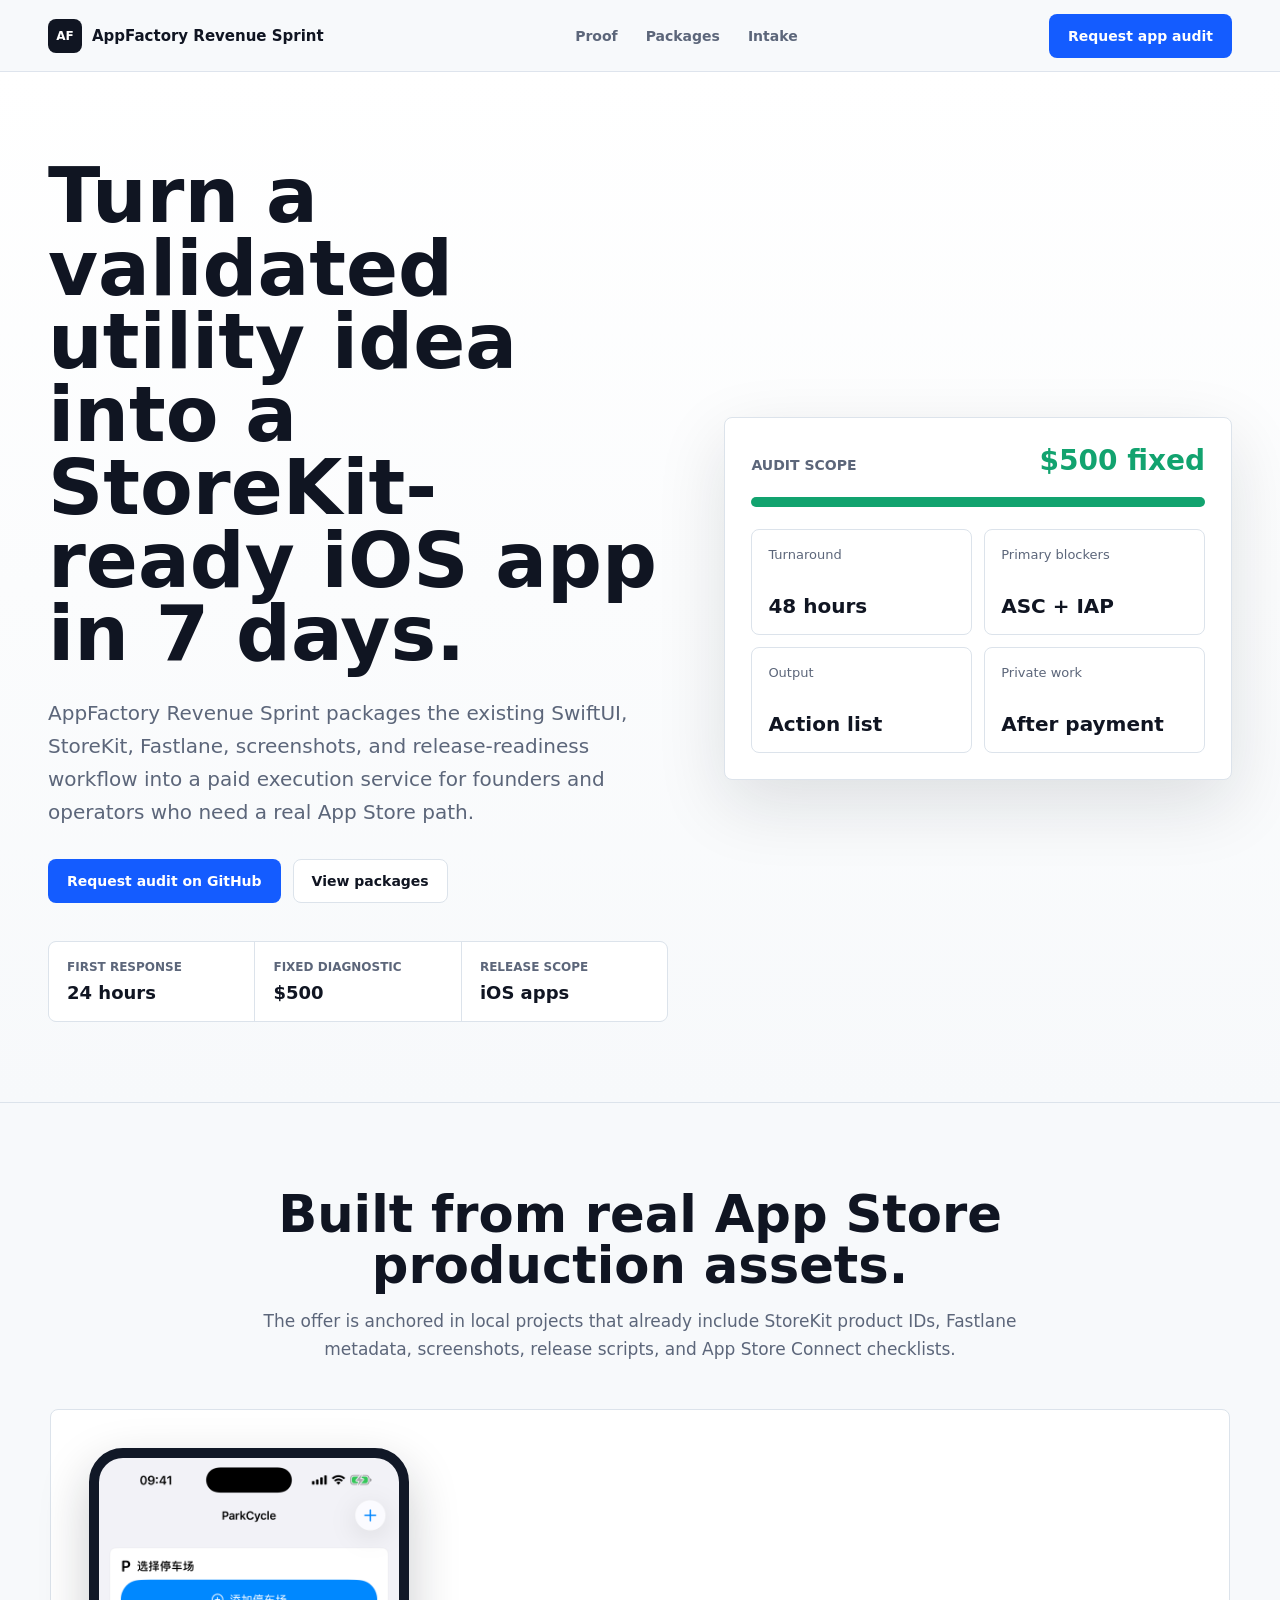
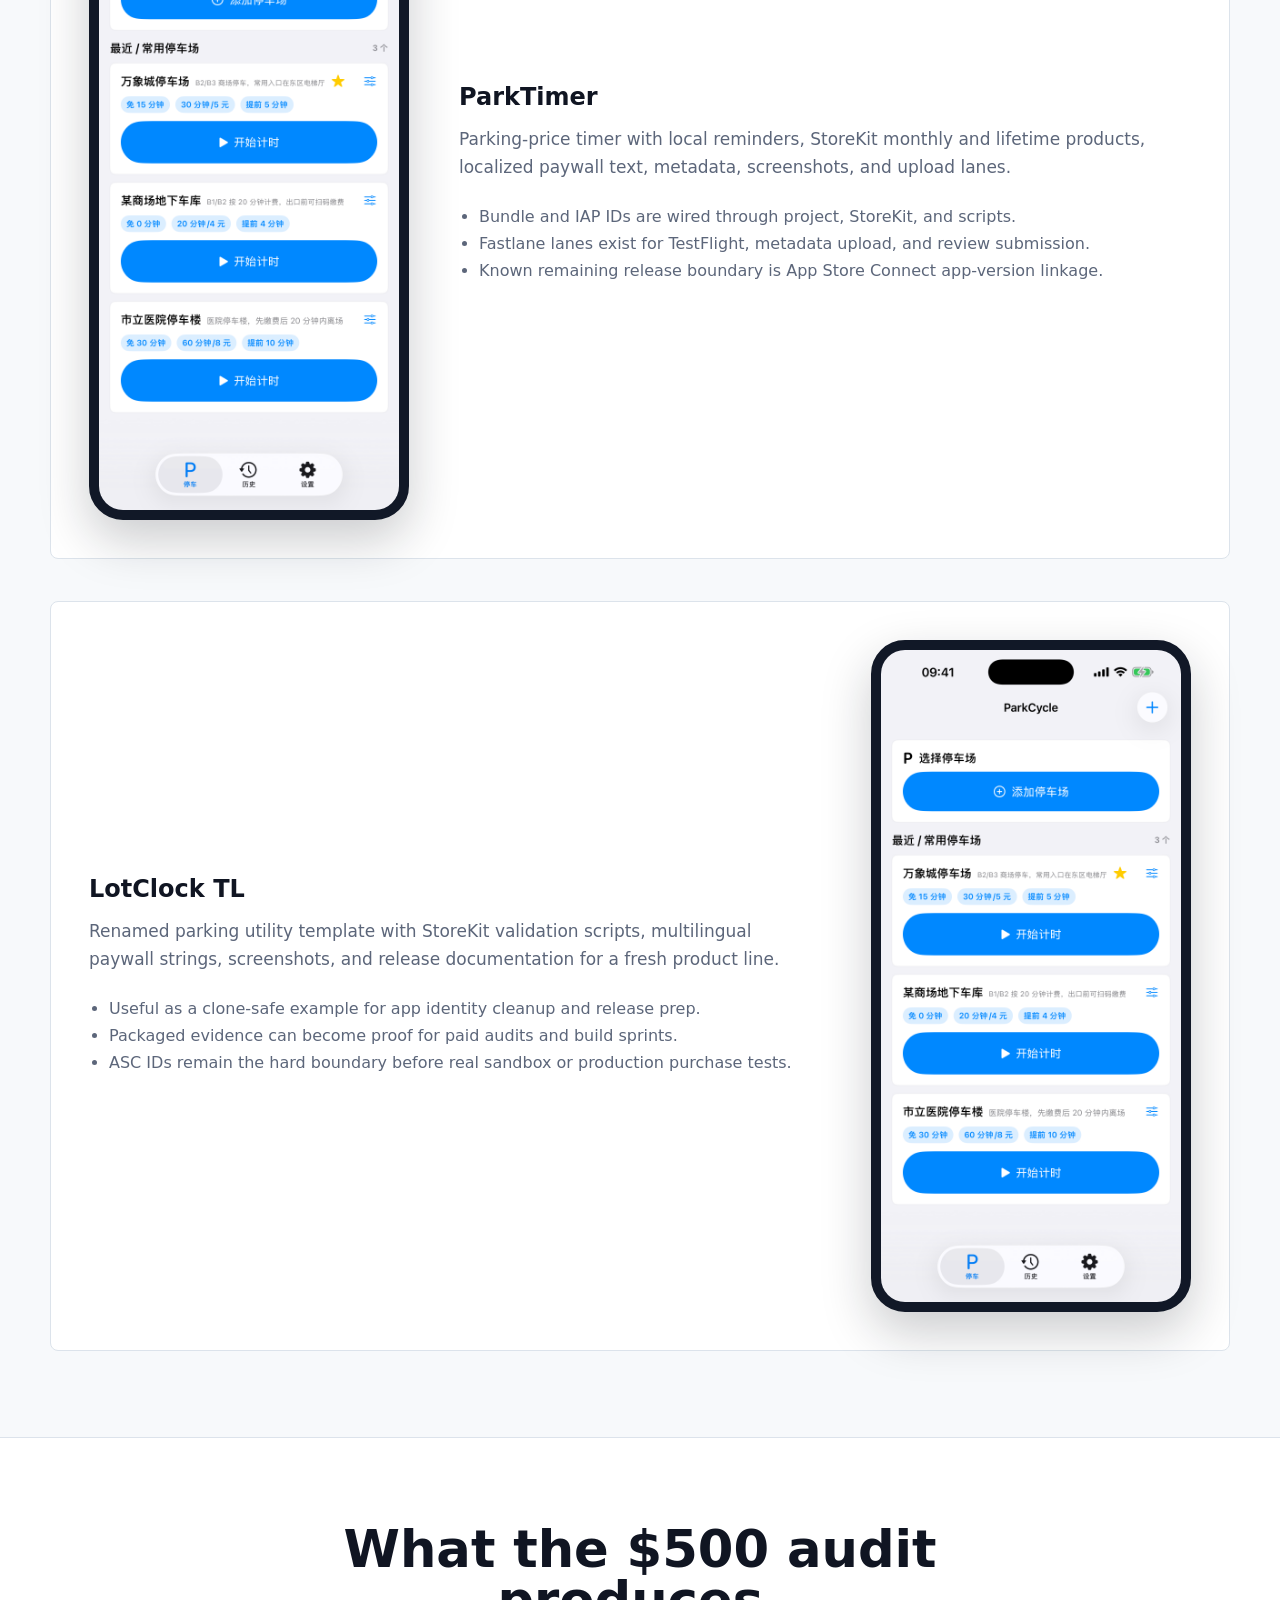
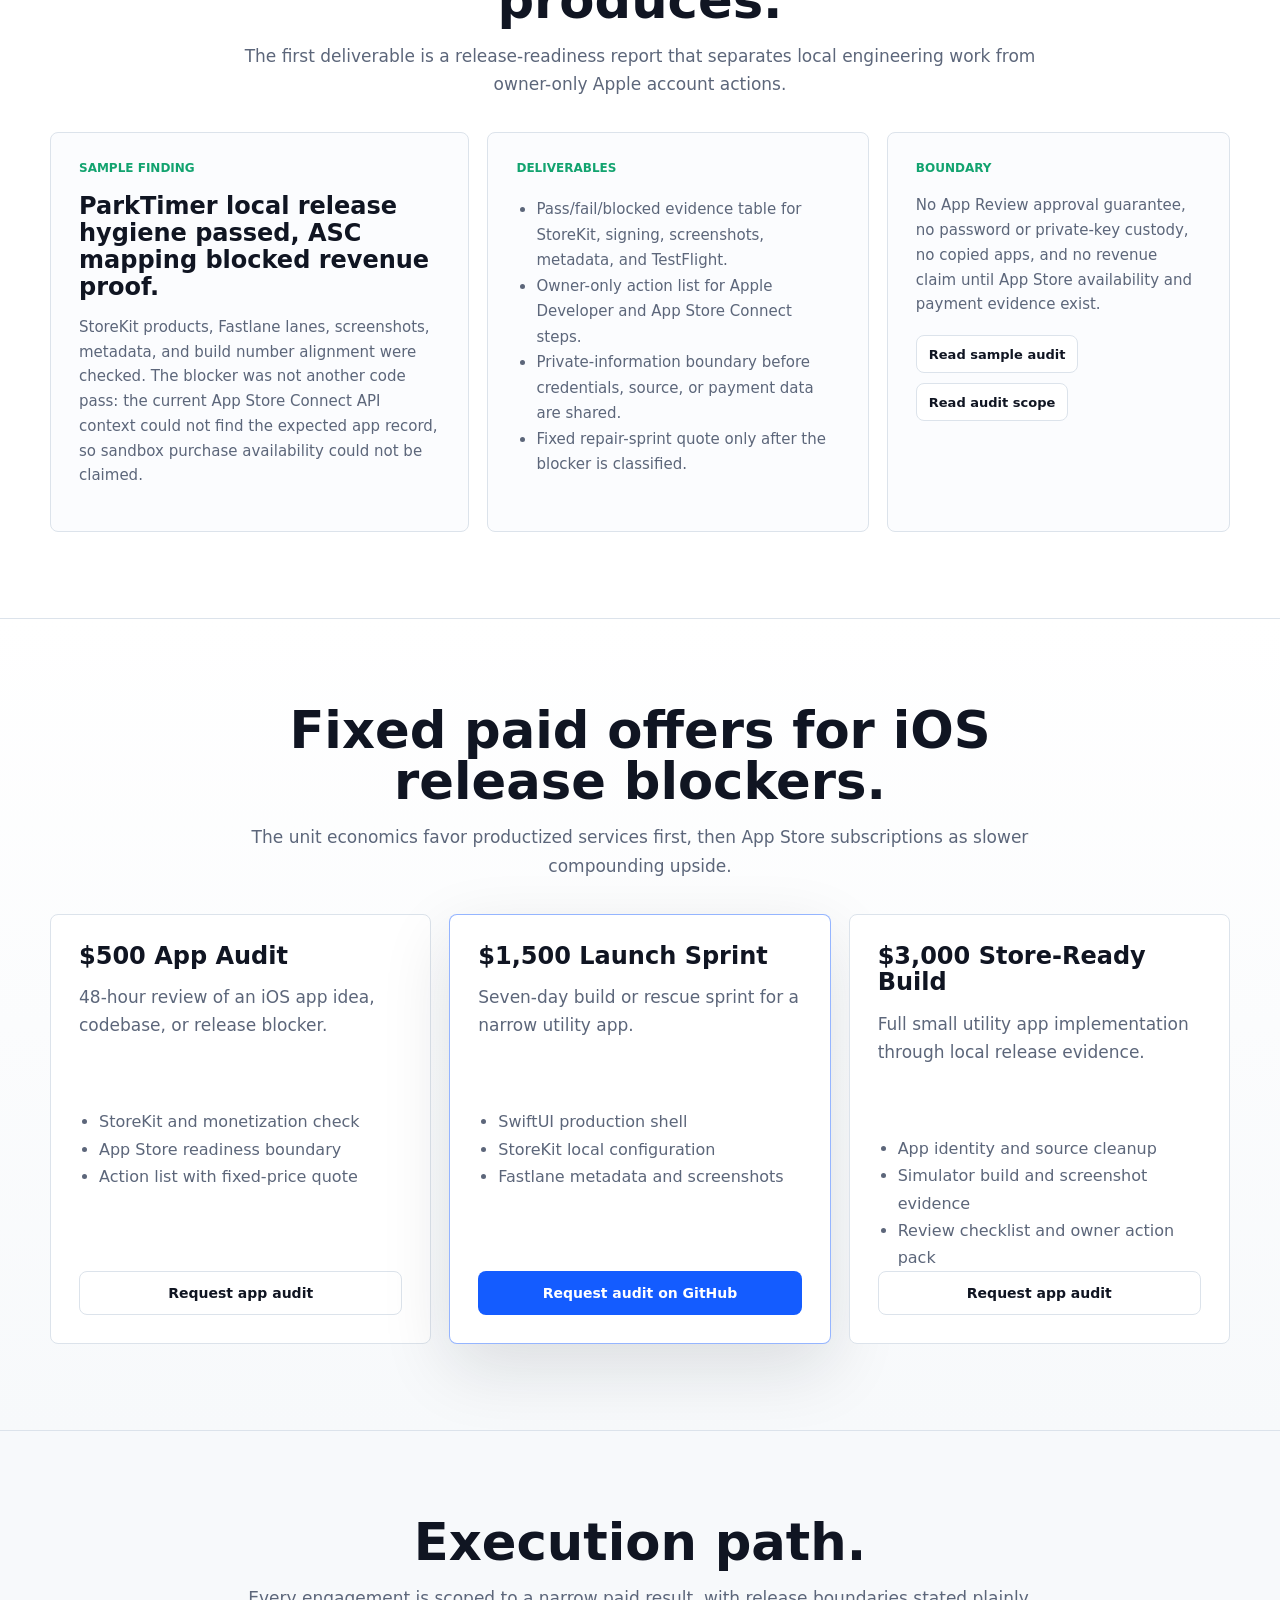
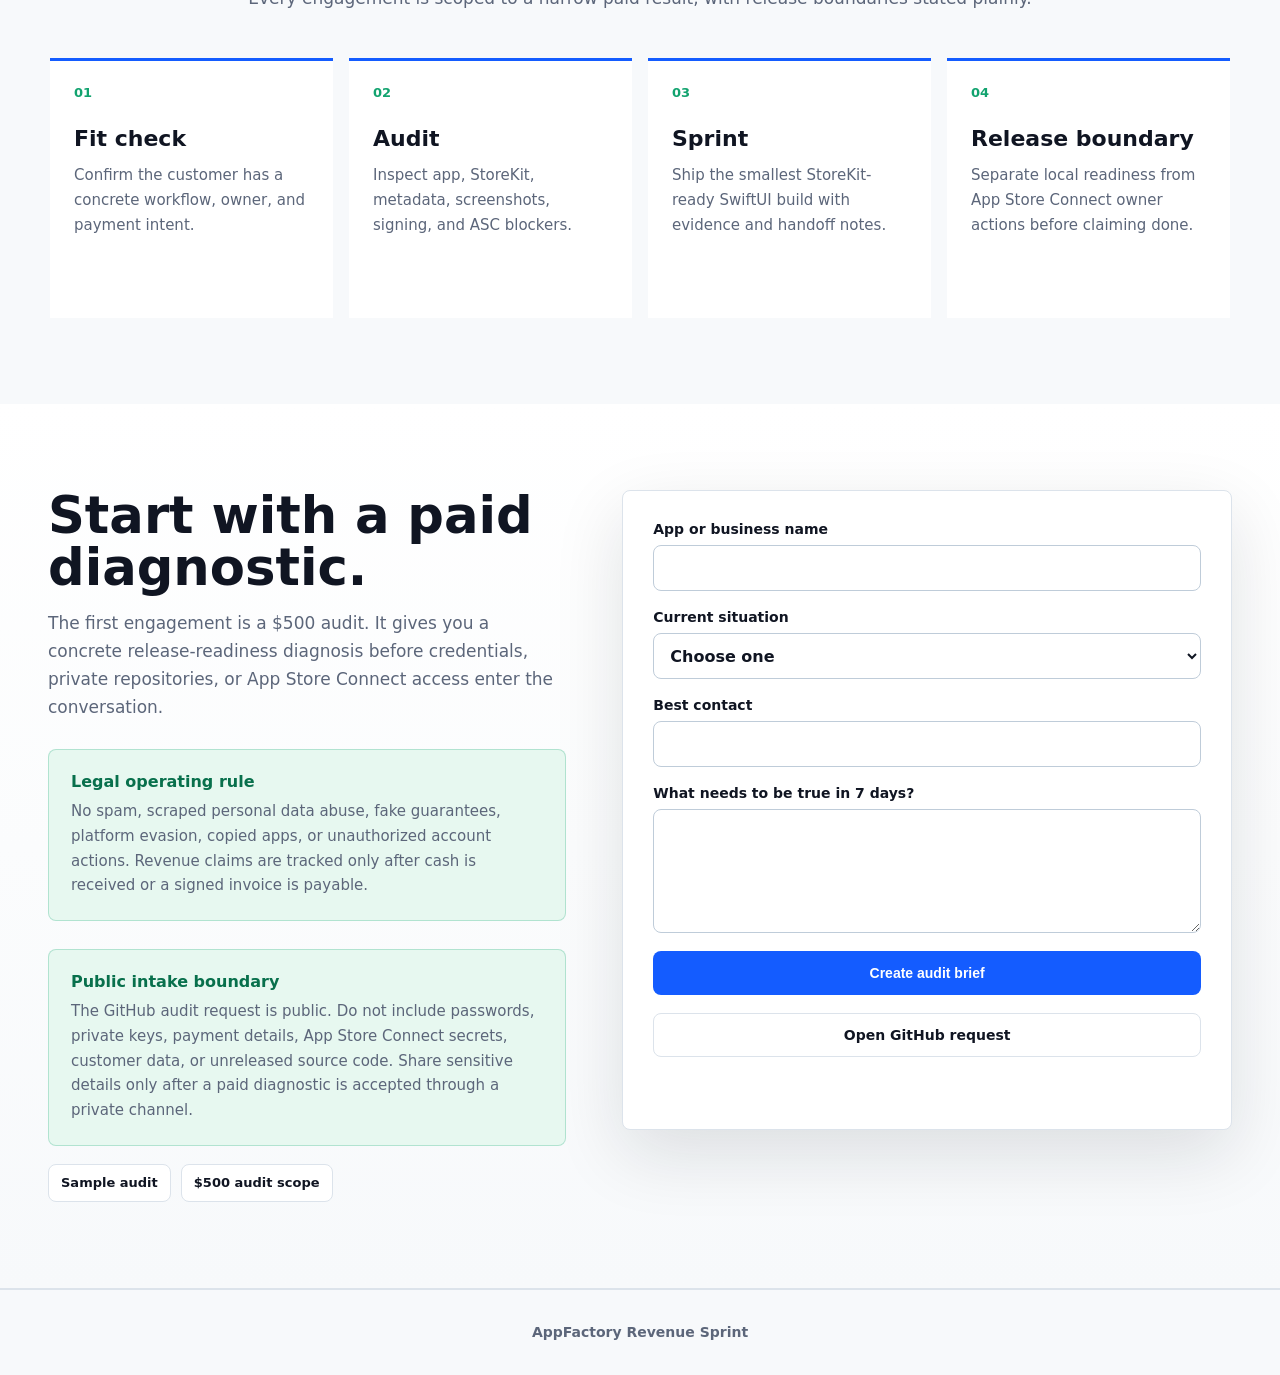
<file: index.html>
<!doctype html>
<html lang="en">
  <head>
    <meta charset="utf-8">
    <meta name="viewport" content="width=device-width, initial-scale=1">
    <title>AppFactory Revenue Sprint</title>
    <meta
      name="description"
      content="A productized iOS launch sprint for founders and local operators who need a StoreKit-ready SwiftUI app shipped fast."
    >
    <link rel="canonical" href="https://zhongqiangdeng42-dot.github.io/appfactory-revenue-sprint/">
    <meta name="robots" content="index,follow">
    <meta name="theme-color" content="#145cff">
    <meta property="og:type" content="website">
    <meta property="og:title" content="AppFactory Revenue Sprint">
    <meta property="og:description" content="A productized SwiftUI, StoreKit, TestFlight, and App Store Connect release-readiness audit and launch sprint.">
    <meta property="og:url" content="https://zhongqiangdeng42-dot.github.io/appfactory-revenue-sprint/">
    <meta property="og:image" content="https://zhongqiangdeng42-dot.github.io/appfactory-revenue-sprint/assets/parktimer-iphone.png">
    <meta name="twitter:card" content="summary_large_image">
    <meta name="twitter:title" content="AppFactory Revenue Sprint">
    <meta name="twitter:description" content="Fixed iOS release-readiness audits for SwiftUI, StoreKit, TestFlight, and App Store Connect blockers.">
    <script type="application/ld+json">
      {
        "@context": "https://schema.org",
        "@type": "ProfessionalService",
        "name": "AppFactory Revenue Sprint",
        "url": "https://zhongqiangdeng42-dot.github.io/appfactory-revenue-sprint/",
        "description": "Productized iOS release-readiness audits and launch sprints for SwiftUI, StoreKit, TestFlight, and App Store Connect blockers.",
        "areaServed": "Worldwide",
        "offers": [
          {
            "@type": "Offer",
            "name": "App Audit",
            "price": "500",
            "priceCurrency": "USD"
          },
          {
            "@type": "Offer",
            "name": "Launch Sprint",
            "price": "1500",
            "priceCurrency": "USD"
          },
          {
            "@type": "Offer",
            "name": "Store-Ready Build",
            "price": "3000",
            "priceCurrency": "USD"
          }
        ]
      }
    </script>
    <link rel="stylesheet" href="styles.css">
  </head>
  <body>
    <header class="site-header">
      <a class="brand" href="#top" aria-label="AppFactory Revenue Sprint home">
        <span class="brand-mark">AF</span>
        <span>AppFactory Revenue Sprint</span>
      </a>
      <nav aria-label="Primary navigation">
        <a href="#proof">Proof</a>
        <a href="#packages">Packages</a>
        <a href="#intake">Intake</a>
      </nav>
      <a class="nav-action" href="https://github.com/zhongqiangdeng42-dot/appfactory-revenue-sprint/issues/new?template=audit_request.yml">Request app audit</a>
    </header>

    <main id="top">
      <section class="hero section-band">
        <div class="hero-copy">
          <h1>Turn a validated utility idea into a StoreKit-ready iOS app in 7 days.</h1>
          <p>
            AppFactory Revenue Sprint packages the existing SwiftUI, StoreKit, Fastlane,
            screenshots, and release-readiness workflow into a paid execution service for
            founders and operators who need a real App Store path.
          </p>
          <div class="hero-actions">
            <a class="button primary" href="https://github.com/zhongqiangdeng42-dot/appfactory-revenue-sprint/issues/new?template=audit_request.yml">Request audit on GitHub</a>
            <a class="button secondary" href="#packages">View packages</a>
          </div>
          <dl class="hero-metrics" aria-label="Operating targets">
            <div>
              <dt>First response</dt>
              <dd>24 hours</dd>
            </div>
            <div>
              <dt>Fixed diagnostic</dt>
              <dd>$500</dd>
            </div>
            <div>
              <dt>Release scope</dt>
              <dd>iOS apps</dd>
            </div>
          </dl>
        </div>
        <div class="hero-panel" aria-label="Audit scope summary">
          <div class="tracker-header">
            <p>Audit scope</p>
            <strong>$500 fixed</strong>
          </div>
          <div class="progress" aria-label="Fixed audit scope indicator">
            <span style="width: 100%"></span>
          </div>
          <div class="tracker-grid">
            <div>
              <span>Turnaround</span>
              <strong>48 hours</strong>
            </div>
            <div>
              <span>Primary blockers</span>
              <strong>ASC + IAP</strong>
            </div>
            <div>
              <span>Output</span>
              <strong>Action list</strong>
            </div>
            <div>
              <span>Private work</span>
              <strong>After payment</strong>
            </div>
          </div>
        </div>
      </section>

      <section id="proof" class="proof">
        <div class="section-heading">
          <h2>Built from real App Store production assets.</h2>
          <p>
            The offer is anchored in local projects that already include StoreKit product IDs,
            Fastlane metadata, screenshots, release scripts, and App Store Connect checklists.
          </p>
        </div>
        <div class="proof-layout">
          <article class="case-row">
            <div class="device-frame">
              <img src="assets/parktimer-iphone.png" alt="ParkTimer iPhone screenshot">
            </div>
            <div class="case-copy">
              <h3>ParkTimer</h3>
              <p>
                Parking-price timer with local reminders, StoreKit monthly and lifetime
                products, localized paywall text, metadata, screenshots, and upload lanes.
              </p>
              <ul>
                <li>Bundle and IAP IDs are wired through project, StoreKit, and scripts.</li>
                <li>Fastlane lanes exist for TestFlight, metadata upload, and review submission.</li>
                <li>Known remaining release boundary is App Store Connect app-version linkage.</li>
              </ul>
            </div>
          </article>
          <article class="case-row reverse">
            <div class="device-frame">
              <img src="assets/lotclocktl-iphone.png" alt="LotClock TL iPhone screenshot">
            </div>
            <div class="case-copy">
              <h3>LotClock TL</h3>
              <p>
                Renamed parking utility template with StoreKit validation scripts, multilingual
                paywall strings, screenshots, and release documentation for a fresh product line.
              </p>
              <ul>
                <li>Useful as a clone-safe example for app identity cleanup and release prep.</li>
                <li>Packaged evidence can become proof for paid audits and build sprints.</li>
                <li>ASC IDs remain the hard boundary before real sandbox or production purchase tests.</li>
              </ul>
            </div>
          </article>
        </div>
      </section>

      <section class="audit-sample">
        <div class="section-heading compact">
          <h2>What the $500 audit produces.</h2>
          <p>
            The first deliverable is a release-readiness report that separates local
            engineering work from owner-only Apple account actions.
          </p>
        </div>
        <div class="sample-grid">
          <article class="sample-panel">
            <span>Sample finding</span>
            <h3>ParkTimer local release hygiene passed, ASC mapping blocked revenue proof.</h3>
            <p>
              StoreKit products, Fastlane lanes, screenshots, metadata, and build number
              alignment were checked. The blocker was not another code pass: the current
              App Store Connect API context could not find the expected app record, so
              sandbox purchase availability could not be claimed.
            </p>
          </article>
          <article class="sample-panel">
            <span>Deliverables</span>
            <ul class="deliverable-list">
              <li>Pass/fail/blocked evidence table for StoreKit, signing, screenshots, metadata, and TestFlight.</li>
              <li>Owner-only action list for Apple Developer and App Store Connect steps.</li>
              <li>Private-information boundary before credentials, source, or payment data are shared.</li>
              <li>Fixed repair-sprint quote only after the blocker is classified.</li>
            </ul>
          </article>
          <article class="sample-panel">
            <span>Boundary</span>
            <p>
              No App Review approval guarantee, no password or private-key custody, no
              copied apps, and no revenue claim until App Store availability and payment
              evidence exist.
            </p>
            <div class="buyer-links">
              <a href="docs/sample-audit-parktimer.md">Read sample audit</a>
              <a href="docs/500-audit-scope.md">Read audit scope</a>
            </div>
          </article>
        </div>
      </section>

      <section id="packages" class="packages section-band">
        <div class="section-heading compact">
          <h2>Fixed paid offers for iOS release blockers.</h2>
          <p>
            The unit economics favor productized services first, then App Store subscriptions as
            slower compounding upside.
          </p>
        </div>
        <div class="package-grid">
          <article class="package-card">
            <h3>$500 App Audit</h3>
            <p>48-hour review of an iOS app idea, codebase, or release blocker.</p>
            <ul>
              <li>StoreKit and monetization check</li>
              <li>App Store readiness boundary</li>
              <li>Action list with fixed-price quote</li>
            </ul>
            <a class="button secondary" href="https://github.com/zhongqiangdeng42-dot/appfactory-revenue-sprint/issues/new?template=audit_request.yml">Request app audit</a>
          </article>
          <article class="package-card featured">
            <h3>$1,500 Launch Sprint</h3>
            <p>Seven-day build or rescue sprint for a narrow utility app.</p>
            <ul>
              <li>SwiftUI production shell</li>
              <li>StoreKit local configuration</li>
              <li>Fastlane metadata and screenshots</li>
            </ul>
            <a class="button primary" href="https://github.com/zhongqiangdeng42-dot/appfactory-revenue-sprint/issues/new?template=audit_request.yml">Request audit on GitHub</a>
          </article>
          <article class="package-card">
            <h3>$3,000 Store-Ready Build</h3>
            <p>Full small utility app implementation through local release evidence.</p>
            <ul>
              <li>App identity and source cleanup</li>
              <li>Simulator build and screenshot evidence</li>
              <li>Review checklist and owner action pack</li>
            </ul>
            <a class="button secondary" href="https://github.com/zhongqiangdeng42-dot/appfactory-revenue-sprint/issues/new?template=audit_request.yml">Request app audit</a>
          </article>
        </div>
      </section>

      <section class="process">
        <div class="section-heading">
          <h2>Execution path.</h2>
          <p>Every engagement is scoped to a narrow paid result, with release boundaries stated plainly.</p>
        </div>
        <ol class="timeline">
          <li>
            <span>01</span>
            <strong>Fit check</strong>
            <p>Confirm the customer has a concrete workflow, owner, and payment intent.</p>
          </li>
          <li>
            <span>02</span>
            <strong>Audit</strong>
            <p>Inspect app, StoreKit, metadata, screenshots, signing, and ASC blockers.</p>
          </li>
          <li>
            <span>03</span>
            <strong>Sprint</strong>
            <p>Ship the smallest StoreKit-ready SwiftUI build with evidence and handoff notes.</p>
          </li>
          <li>
            <span>04</span>
            <strong>Release boundary</strong>
            <p>Separate local readiness from App Store Connect owner actions before claiming done.</p>
          </li>
        </ol>
      </section>

      <section id="intake" class="intake section-band">
        <div class="intake-copy">
          <h2>Start with a paid diagnostic.</h2>
          <p>
            The first engagement is a $500 audit. It gives you a concrete release-readiness
            diagnosis before credentials, private repositories, or App Store Connect access
            enter the conversation.
          </p>
          <div class="compliance-box">
            <strong>Legal operating rule</strong>
            <p>
              No spam, scraped personal data abuse, fake guarantees, platform evasion, copied
              apps, or unauthorized account actions. Revenue claims are tracked only after cash is
              received or a signed invoice is payable.
            </p>
          </div>
          <div class="compliance-box">
            <strong>Public intake boundary</strong>
            <p>
              The GitHub audit request is public. Do not include passwords, private keys,
              payment details, App Store Connect secrets, customer data, or unreleased source code.
              Share sensitive details only after a paid diagnostic is accepted through a private channel.
            </p>
          </div>
          <div class="buyer-links" aria-label="Buyer resources">
            <a href="docs/sample-audit-parktimer.md">Sample audit</a>
            <a href="docs/500-audit-scope.md">$500 audit scope</a>
          </div>
        </div>
        <form class="intake-form" id="auditForm">
          <label>
            App or business name
            <input name="business" autocomplete="organization" required>
          </label>
          <label>
            Current situation
            <select name="stage" required>
              <option value="">Choose one</option>
              <option>Idea only</option>
              <option>Existing app needs rescue</option>
              <option>Ready for App Store review</option>
              <option>Need StoreKit or subscription help</option>
            </select>
          </label>
          <label>
            Best contact
            <input name="contact" autocomplete="email" required>
          </label>
          <label>
            What needs to be true in 7 days?
            <textarea name="goal" rows="5" required></textarea>
          </label>
          <button class="button primary" type="submit">Create audit brief</button>
          <a class="button secondary" href="https://github.com/zhongqiangdeng42-dot/appfactory-revenue-sprint/issues/new?template=audit_request.yml">Open GitHub request</a>
          <p class="form-status" id="formStatus" role="status"></p>
        </form>
      </section>
    </main>

    <footer class="site-footer">
      <p>AppFactory Revenue Sprint</p>
    </footer>

    <script src="script.js"></script>
  </body>
</html>
</file>
<file: styles.css>
:root {
  color-scheme: light;
  --bg: #f7f9fb;
  --surface: #ffffff;
  --text: #101522;
  --muted: #5c667a;
  --line: #dce3eb;
  --blue: #145cff;
  --blue-dark: #0b3db4;
  --green: #12a36f;
  --green-soft: #e7f8f0;
  --shadow: 0 24px 70px rgba(16, 21, 34, 0.12);
  --radius: 8px;
  font-family: Inter, ui-sans-serif, system-ui, -apple-system, BlinkMacSystemFont, "Segoe UI", sans-serif;
}

* {
  box-sizing: border-box;
}

html {
  scroll-behavior: smooth;
}

body {
  margin: 0;
  background: var(--bg);
  color: var(--text);
}

a {
  color: inherit;
  text-decoration: none;
}

img {
  display: block;
  max-width: 100%;
}

.site-header {
  position: sticky;
  top: 0;
  z-index: 20;
  display: flex;
  align-items: center;
  justify-content: space-between;
  gap: 24px;
  min-height: 72px;
  padding: 0 48px;
  border-bottom: 1px solid rgba(220, 227, 235, 0.9);
  background: rgba(247, 249, 251, 0.92);
  backdrop-filter: blur(18px);
}

.brand,
.site-header nav,
.hero-actions,
.site-footer {
  display: flex;
  align-items: center;
}

.brand {
  gap: 10px;
  font-size: 15px;
  font-weight: 760;
}

.brand-mark {
  display: grid;
  width: 34px;
  height: 34px;
  place-items: center;
  border-radius: var(--radius);
  background: var(--text);
  color: #fff;
  font-size: 12px;
  letter-spacing: 0;
}

.site-header nav {
  gap: 28px;
  color: var(--muted);
  font-size: 14px;
  font-weight: 650;
}

.nav-action,
.button {
  display: inline-flex;
  align-items: center;
  justify-content: center;
  min-height: 44px;
  padding: 0 18px;
  border: 1px solid transparent;
  border-radius: var(--radius);
  font-size: 14px;
  font-weight: 760;
  cursor: pointer;
}

.nav-action,
.button.primary {
  background: var(--blue);
  color: #fff;
}

.nav-action:hover,
.button.primary:hover {
  background: var(--blue-dark);
}

.button.secondary {
  border-color: var(--line);
  background: var(--surface);
  color: var(--text);
}

.button.secondary:hover {
  border-color: #b6c3d4;
}

.section-band {
  border-bottom: 1px solid var(--line);
  background: linear-gradient(180deg, #ffffff 0%, #f7f9fb 100%);
}

.hero {
  display: grid;
  grid-template-columns: minmax(0, 1.1fr) minmax(360px, 0.9fr);
  gap: 56px;
  min-height: calc(100vh - 72px);
  padding: 88px 48px 64px;
}

.hero-copy {
  align-self: center;
  max-width: 780px;
}

h1,
h2,
h3,
p {
  margin-top: 0;
}

h1 {
  margin-bottom: 26px;
  font-size: clamp(44px, 6vw, 82px);
  line-height: 0.95;
  letter-spacing: 0;
}

h2 {
  margin-bottom: 16px;
  font-size: clamp(32px, 4vw, 54px);
  line-height: 1;
  letter-spacing: 0;
}

h3 {
  margin-bottom: 14px;
  font-size: 24px;
  line-height: 1.12;
  letter-spacing: 0;
}

p {
  color: var(--muted);
  font-size: 17px;
  line-height: 1.65;
}

.hero-copy > p {
  max-width: 680px;
  margin-bottom: 30px;
  font-size: 20px;
}

.hero-actions {
  flex-wrap: wrap;
  gap: 12px;
  margin-bottom: 38px;
}

.hero-metrics {
  display: grid;
  grid-template-columns: repeat(3, minmax(0, 1fr));
  gap: 1px;
  max-width: 720px;
  overflow: hidden;
  border: 1px solid var(--line);
  border-radius: var(--radius);
  background: var(--line);
}

.hero-metrics div {
  padding: 18px;
  background: var(--surface);
}

.hero-metrics dt {
  margin-bottom: 8px;
  color: var(--muted);
  font-size: 12px;
  font-weight: 760;
  text-transform: uppercase;
}

.hero-metrics dd {
  margin: 0;
  color: var(--text);
  font-size: 18px;
  font-weight: 780;
}

.hero-panel {
  align-self: center;
  padding: 26px;
  border: 1px solid var(--line);
  border-radius: var(--radius);
  background: var(--surface);
  box-shadow: var(--shadow);
}

.tracker-header {
  display: flex;
  align-items: flex-end;
  justify-content: space-between;
  gap: 18px;
  margin-bottom: 20px;
}

.tracker-header p {
  margin: 0;
  font-size: 14px;
  font-weight: 760;
  text-transform: uppercase;
}

.tracker-header strong {
  color: var(--green);
  font-size: 28px;
}

.progress {
  height: 10px;
  margin-bottom: 22px;
  overflow: hidden;
  border-radius: 999px;
  background: #edf2f7;
}

.progress span {
  display: block;
  height: 100%;
  background: var(--green);
}

.tracker-grid {
  display: grid;
  grid-template-columns: repeat(2, minmax(0, 1fr));
  gap: 12px;
}

.tracker-grid div,
.package-card,
.compliance-box {
  border: 1px solid var(--line);
  border-radius: var(--radius);
  background: var(--surface);
}

.tracker-grid div {
  min-height: 106px;
  padding: 16px;
}

.tracker-grid span {
  display: block;
  min-height: 36px;
  color: var(--muted);
  font-size: 13px;
  line-height: 1.35;
}

.tracker-grid strong {
  display: block;
  margin-top: 12px;
  font-size: 20px;
}

.proof,
.audit-sample,
.packages,
.process,
.intake {
  padding: 86px 48px;
}

.section-heading {
  max-width: 820px;
  margin: 0 auto 46px;
  text-align: center;
}

.section-heading.compact {
  margin-bottom: 34px;
}

.proof-layout {
  display: grid;
  gap: 42px;
  max-width: 1180px;
  margin: 0 auto;
}

.case-row {
  display: grid;
  grid-template-columns: 320px minmax(0, 1fr);
  gap: 50px;
  align-items: center;
  padding: 38px;
  border: 1px solid var(--line);
  border-radius: var(--radius);
  background: var(--surface);
}

.case-row.reverse {
  grid-template-columns: minmax(0, 1fr) 320px;
}

.case-row.reverse .device-frame {
  order: 2;
}

.device-frame {
  overflow: hidden;
  border: 10px solid #111827;
  border-radius: 34px;
  background: #111827;
  box-shadow: 0 20px 50px rgba(16, 21, 34, 0.22);
}

.device-frame img {
  aspect-ratio: 1320 / 2868;
  width: 100%;
  object-fit: cover;
}

.case-copy ul,
.package-card ul,
.deliverable-list {
  margin: 22px 0 0;
  padding-left: 20px;
  color: var(--muted);
  line-height: 1.7;
}

.audit-sample {
  border-top: 1px solid var(--line);
  border-bottom: 1px solid var(--line);
  background: var(--surface);
}

.sample-grid {
  display: grid;
  grid-template-columns: minmax(0, 1.1fr) minmax(0, 1fr) minmax(0, 0.9fr);
  gap: 18px;
  max-width: 1180px;
  margin: 0 auto;
}

.sample-panel {
  min-height: 310px;
  padding: 28px;
  border: 1px solid var(--line);
  border-radius: var(--radius);
  background: #fbfcfe;
}

.sample-panel span {
  display: block;
  margin-bottom: 18px;
  color: var(--green);
  font-size: 12px;
  font-weight: 800;
  text-transform: uppercase;
}

.sample-panel p,
.sample-panel li {
  font-size: 15px;
}

.package-grid {
  display: grid;
  grid-template-columns: repeat(3, minmax(0, 1fr));
  gap: 18px;
  max-width: 1180px;
  margin: 0 auto;
}

.package-card {
  display: flex;
  flex-direction: column;
  min-height: 420px;
  padding: 28px;
}

.package-card.featured {
  border-color: rgba(20, 92, 255, 0.45);
  box-shadow: var(--shadow);
}

.package-card p {
  min-height: 86px;
}

.package-card .button {
  margin-top: auto;
}

.timeline {
  display: grid;
  grid-template-columns: repeat(4, minmax(0, 1fr));
  gap: 16px;
  max-width: 1180px;
  margin: 0 auto;
  padding: 0;
  list-style: none;
}

.timeline li {
  min-height: 260px;
  padding: 24px;
  border-top: 3px solid var(--blue);
  background: var(--surface);
}

.timeline span {
  display: block;
  margin-bottom: 26px;
  color: var(--green);
  font-size: 13px;
  font-weight: 800;
}

.timeline strong {
  display: block;
  margin-bottom: 12px;
  font-size: 22px;
}

.timeline p {
  font-size: 15px;
}

.intake {
  display: grid;
  grid-template-columns: minmax(0, 0.85fr) minmax(360px, 1fr);
  gap: 56px;
  align-items: start;
}

.intake-copy {
  max-width: 620px;
}

.compliance-box {
  margin-top: 28px;
  padding: 22px;
  background: var(--green-soft);
  border-color: rgba(18, 163, 111, 0.25);
}

.compliance-box strong {
  color: #08704c;
}

.compliance-box p {
  margin: 8px 0 0;
  font-size: 15px;
}

.buyer-links {
  display: flex;
  flex-wrap: wrap;
  gap: 10px;
  margin-top: 18px;
}

.buyer-links a {
  display: inline-flex;
  align-items: center;
  min-height: 38px;
  padding: 0 12px;
  border: 1px solid var(--line);
  border-radius: var(--radius);
  background: var(--surface);
  color: var(--text);
  font-size: 13px;
  font-weight: 750;
}

.buyer-links a:hover {
  border-color: #b6c3d4;
}

.intake-form {
  display: grid;
  gap: 18px;
  padding: 30px;
  border: 1px solid var(--line);
  border-radius: var(--radius);
  background: var(--surface);
  box-shadow: var(--shadow);
}

label {
  display: grid;
  gap: 8px;
  color: var(--text);
  font-size: 14px;
  font-weight: 750;
}

input,
select,
textarea {
  width: 100%;
  border: 1px solid #bfccd9;
  border-radius: var(--radius);
  background: #fff;
  color: var(--text);
  font: inherit;
  font-size: 16px;
}

input,
select {
  height: 46px;
  padding: 0 12px;
}

textarea {
  resize: vertical;
  min-height: 124px;
  padding: 12px;
}

input:focus,
select:focus,
textarea:focus {
  outline: 3px solid rgba(20, 92, 255, 0.16);
  border-color: var(--blue);
}

.form-status {
  min-height: 24px;
  margin: 0;
  color: var(--green);
  font-size: 14px;
  font-weight: 750;
}

.site-footer {
  justify-content: center;
  gap: 24px;
  min-height: 86px;
  padding: 24px;
  border-top: 1px solid var(--line);
  color: var(--muted);
  font-size: 14px;
}

.site-footer p {
  margin: 0;
  font-size: 14px;
  font-weight: 760;
}

@media (max-width: 980px) {
  .site-header {
    padding: 0 20px;
  }

  .site-header nav {
    display: none;
  }

  .hero,
  .intake {
    grid-template-columns: 1fr;
  }

  .hero {
    padding: 58px 20px 46px;
  }

  .proof,
  .audit-sample,
  .packages,
  .process,
  .intake {
    padding: 62px 20px;
  }

  .case-row,
  .case-row.reverse {
    grid-template-columns: 1fr;
  }

  .case-row.reverse .device-frame {
    order: 0;
  }

  .device-frame {
    max-width: 300px;
    margin: 0 auto;
  }

  .package-grid,
  .sample-grid,
  .timeline,
  .hero-metrics {
    grid-template-columns: 1fr;
  }
}

@media (max-width: 560px) {
  .site-header {
    min-height: 66px;
  }

  .brand span:last-child {
    max-width: 150px;
  }

  .nav-action {
    display: none;
  }

  h1 {
    font-size: 44px;
  }

  .hero-copy > p {
    font-size: 18px;
  }

  .tracker-grid {
    grid-template-columns: 1fr;
  }

  .case-row {
    padding: 22px;
  }

  .intake-form {
    padding: 22px;
  }
}
</file>
